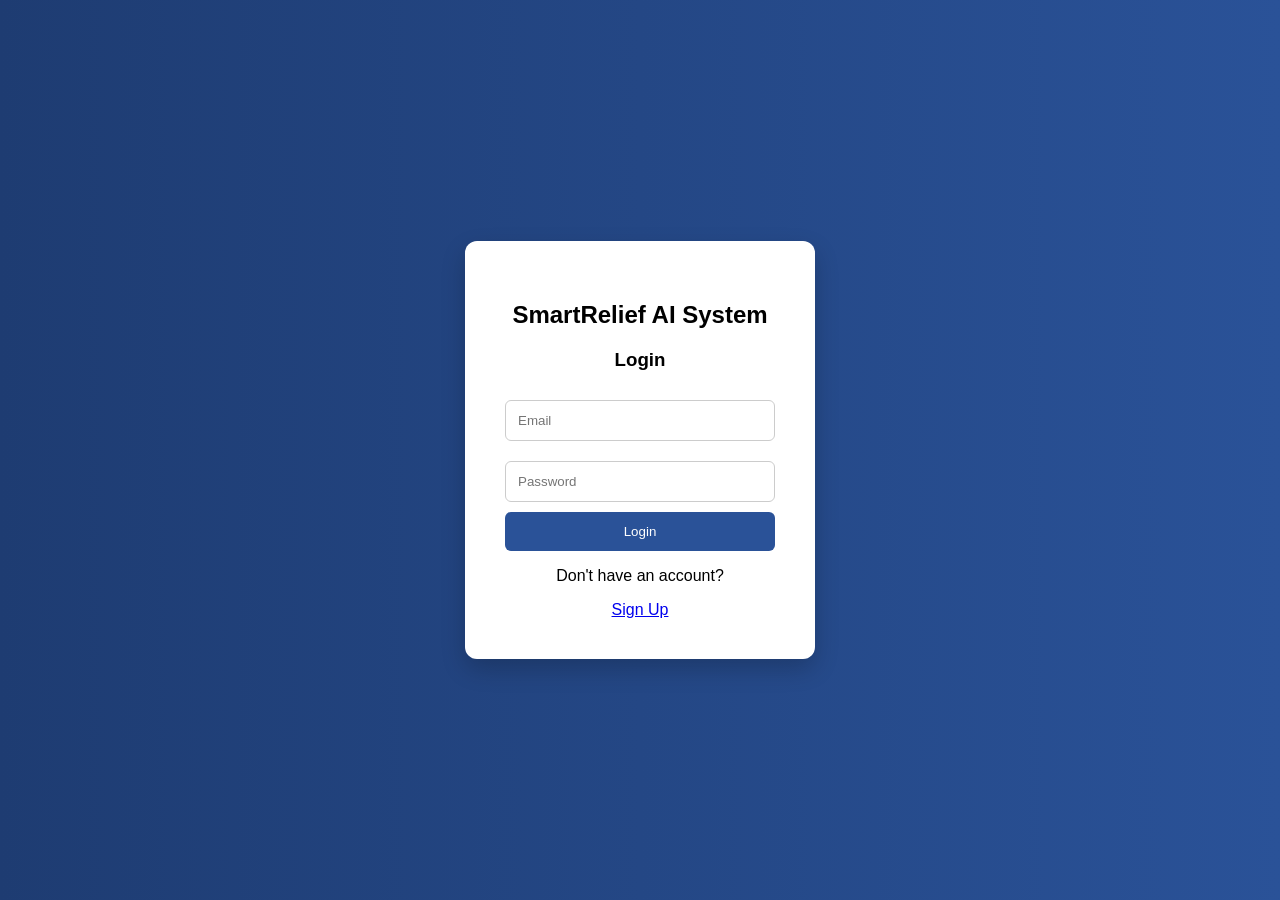
<file: src/main/resources/static/index.html>
<!DOCTYPE html>
<html>
<head>
    <title>SmartRelief Login</title>
    <link rel="stylesheet" href="style.css">
</head>

<body class="auth-page">

<div class="auth-container">

    <h2>SmartRelief AI System</h2>
    <h3>Login</h3>

    <form id="loginForm">
        <input type="email" id="email" placeholder="Email" required>
        <input type="password" id="password" placeholder="Password" required>
        <button type="submit">Login</button>
    </form>

    <p>Don't have an account?</p>
    <a href="signup.html">Sign Up</a>

</div>

<script src="auth.js"></script>
</body>
</html>
</file>
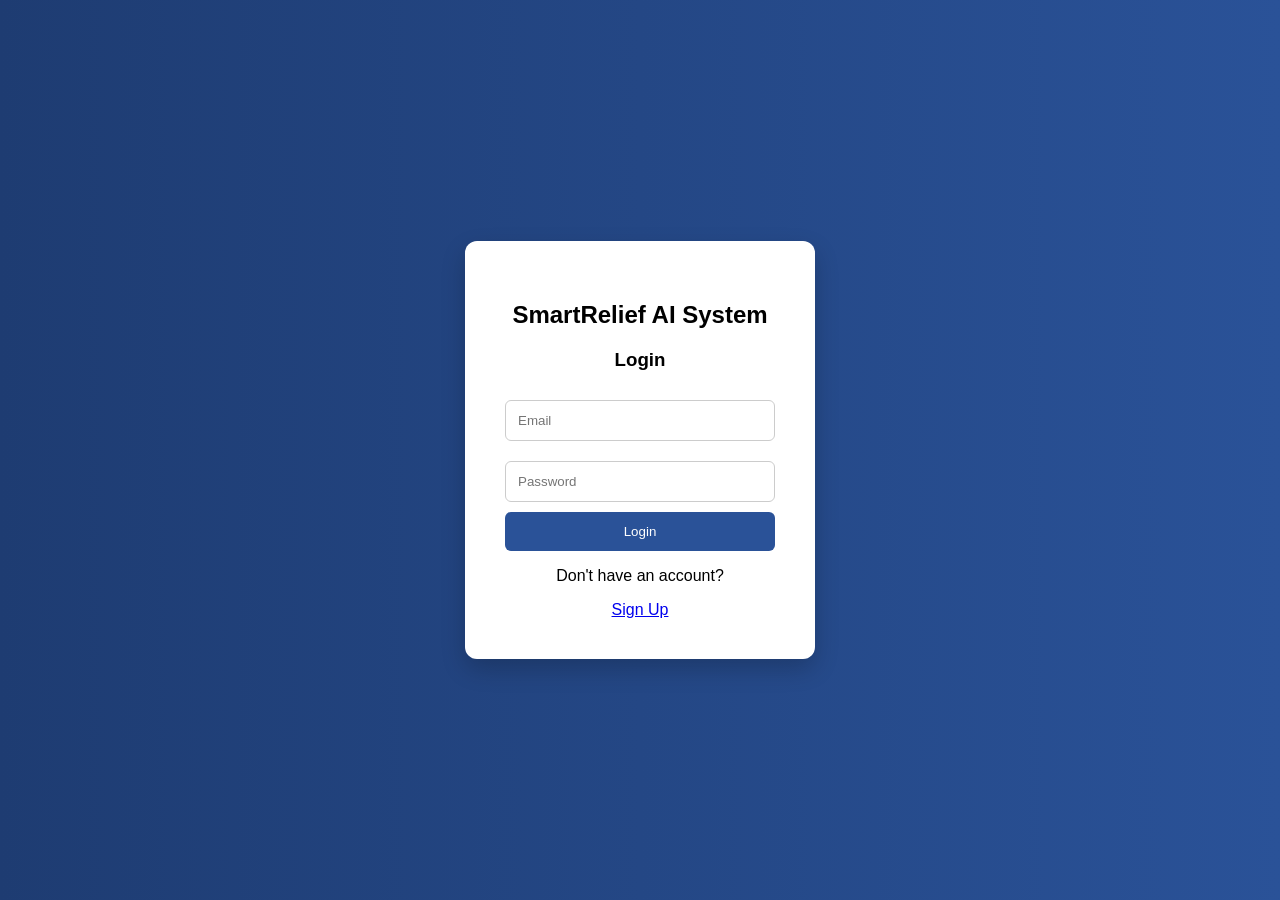
<file: src/main/resources/static/cyclone.html>
<!DOCTYPE html>
<html>
<head>
<title>Cyclone Disaster</title>
<link rel="stylesheet" href="style.css">
<link rel="stylesheet"
	href="https://cdnjs.cloudflare.com/ajax/libs/font-awesome/6.5.0/css/all.min.css">
</head>
<body>

	<div class="topbar">
		<button onclick="toggleSidebar()" class="menu-btn">
			<i class="fas fa-bars"></i>
		</button>
		<h2>Cyclone Disaster Allocation</h2>
	</div>

	<div class="layout">

		<div class="sidebar" id="sidebar">
			<a href="dashboard.html"><i class="fas fa-home"></i> Home</a> <a
				href="flood.html"><i class="fas fa-water"></i> Flood</a> <a
				href="earthquake.html"><i class="fas fa-globe"></i> Earthquake</a> <a
				href="fire.html"><i class="fas fa-fire"></i> Fire</a> <a
				href="cyclone.html"><i class="fas fa-wind"></i> Cyclone</a> <a
				href="reports.html"><i class="fas fa-chart-bar"></i> Reports</a>
		</div>

		<div class="content">

			<div class="welcome-card">
				<h3>Enter Cyclone Details</h3>
				<p>Provide severity and population data for AI-based resource
					allocation.</p>
				<form id="disasterForm">

					<input type="text" id="location" placeholder="Location" required>

					<input type="number" id="population"
						placeholder="Affected Population" required> <input
						type="number" id="severity" placeholder="Severity (1-10)" required>

					<input type="number" id="vulnerable"
						placeholder="Vulnerable Population" required> <input
						type="number" id="damage"
						placeholder="Infrastructure Damage (1-10)" required>

					<button type="submit" class="primary-btn">Run AI
						Allocation</button>

				</form>

			</div>

		</div>
	</div>

	<script src="dashboard.js"></script>
</body>
</html>
</file>
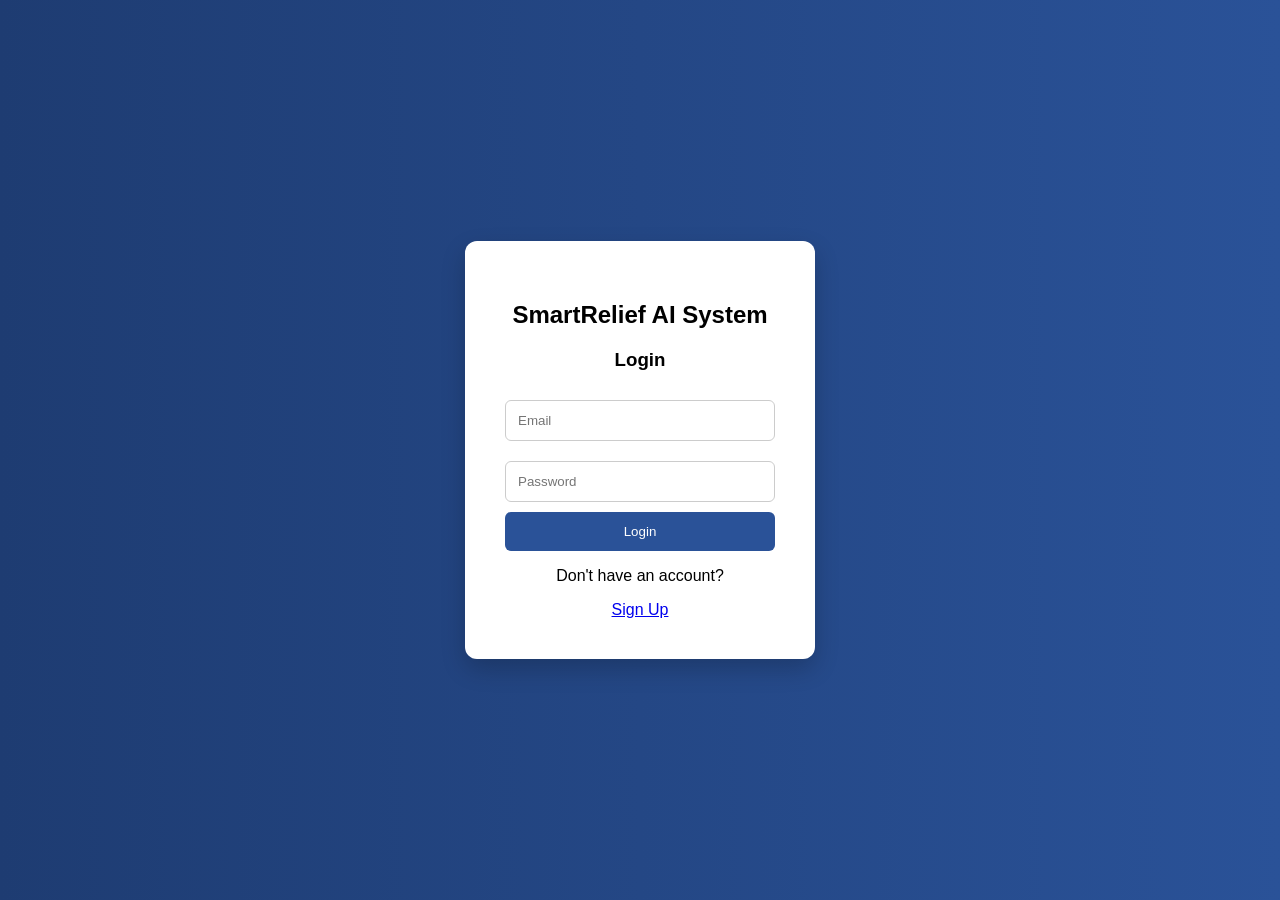
<file: src/main/resources/static/dashboard.html>
<!DOCTYPE html>
<html>
<head>
<title>SmartRelief Dashboard</title>
<link rel="stylesheet" href="style.css">
 <link rel="stylesheet"
	href="https://cdnjs.cloudflare.com/ajax/libs/font-awesome/6.5.0/css/all.min.css">
</head>
<body>

	<!-- ================= TOP NAVBAR ================= -->
	<div class="topbar">

		<!-- Menu Button -->
		<button onclick="toggleSidebar()" class="menu-btn"><i class="fas fa-bars"></i>
</button>

		<!-- Project Name -->
		<h2 class="logo">SmartRelief AI System</h2>

		<!-- Profile Section -->
		<div class="profile">

			<div class="profile-info" onclick="toggleProfile()">
				<span class="profile-icon"><i class="fas fa-user"></i>
</span> <span id="userEmail">Loading...</span>
			</div>

			<!-- Dropdown -->
			<div class="profile-dropdown" id="profileDropdown">
				<p>
					<strong>User Email:</strong>
				</p>
				<p id="profileEmail">Loading...</p>

				<hr>

				<button onclick="logout()">Logout</button>
			</div>

		</div>

	</div>

	<!-- ================= MAIN LAYOUT ================= -->
	<div class="layout">

		<!-- SIDEBAR -->
		<div class="sidebar" id="sidebar">
        <a href="dashboard.html"><i class="fas fa-home"></i> Home</a>
        <a href="flood.html"><i class="fas fa-water"></i> Flood</a>
        <a href="earthquake.html"><i class="fas fa-globe"></i> Earthquake</a>
        <a href="fire.html"><i class="fas fa-fire"></i> Fire</a>
        <a href="cyclone.html"><i class="fas fa-wind"></i> Cyclone</a>
        <a href="reports.html"><i class="fas fa-chart-bar"></i> Reports</a>
    </div>
		<!-- MAIN CONTENT -->
		<div class="content">

			



			<div class="welcome-card">
				<h1>Welcome to SmartRelief</h1>
				<p>AI-based Disaster Resource Allocation System. Select disaster
					type from the menu to begin.</p>
			</div>

		</div>

	</div>

	<script src="dashboard.js"></script>

</body>
</html>
</file>
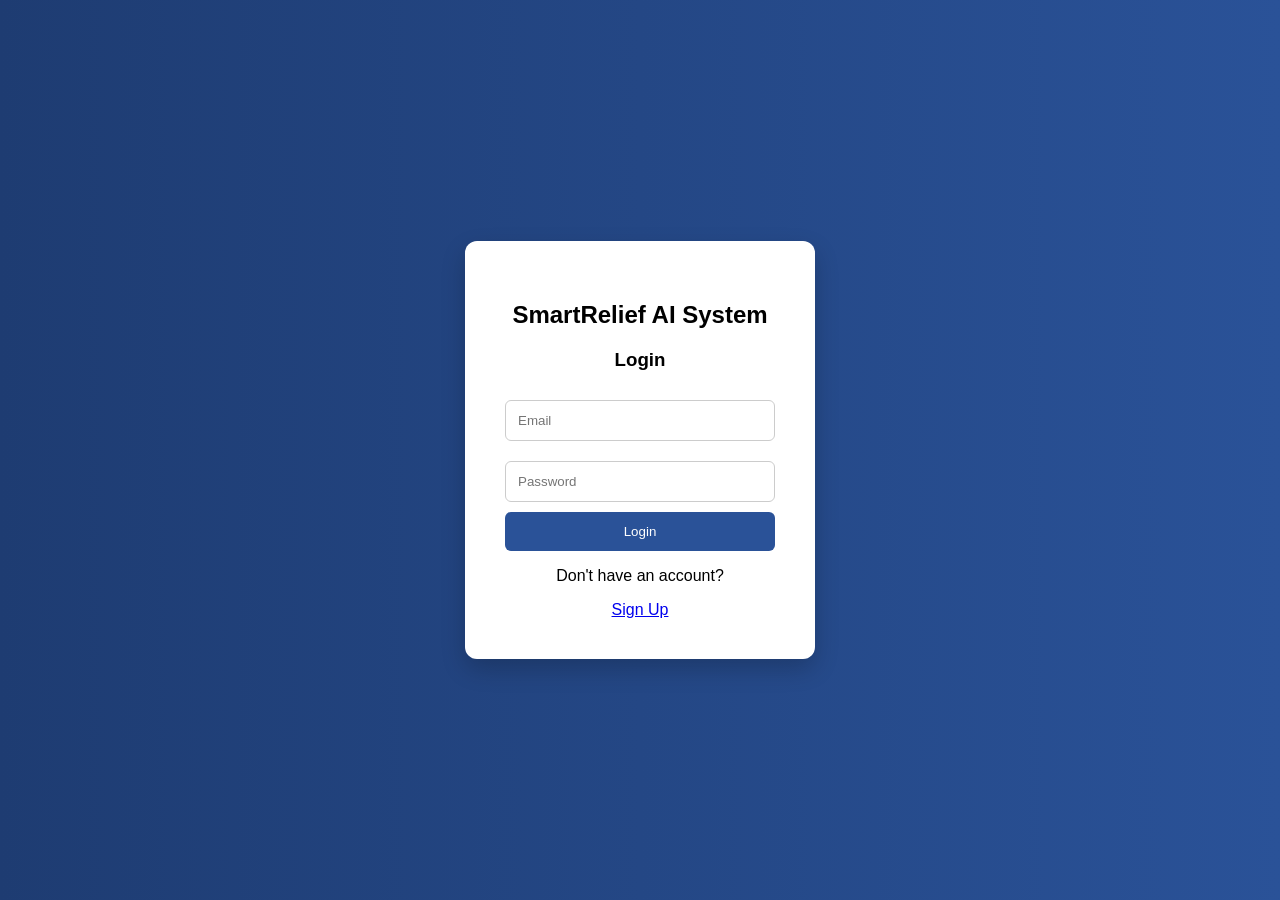
<file: src/main/resources/static/earthquake.html>
<!DOCTYPE html>
<html>
<head>
<title>Earthquake</title>
<link rel="stylesheet" href="style.css">
<link rel="stylesheet"
	href="https://cdnjs.cloudflare.com/ajax/libs/font-awesome/6.5.0/css/all.min.css">
</head>
<body>

	<!-- TOP NAVBAR -->
	<div class="topbar">
		<button onclick="toggleSidebar()" class="menu-btn">
			<i class="fas fa-bars"></i>
		</button>
		<h2>Earthquake Disaster Management</h2>
	</div>

	<div class="layout">

		<!-- SIDEBAR -->
		<div class="sidebar" id="sidebar">
			<a href="dashboard.html"><i class="fas fa-home"></i> Home</a> <a
				href="flood.html"><i class="fas fa-water"></i> Flood</a> <a
				href="earthquake.html"><i class="fas fa-globe"></i> Earthquake</a> <a
				href="fire.html"><i class="fas fa-fire"></i> Fire</a> <a
				href="cyclone.html"><i class="fas fa-wind"></i> Cyclone</a> <a
				href="reports.html"><i class="fas fa-chart-bar"></i> Reports</a>
		</div>

		<!-- CONTENT -->
		<div class="content">

			<!-- Header Card -->


			<!-- FORM CARD -->
			<div class="welcome-card">
				<h3>Enter Earthquake Details</h3>
				<p>Provide severity and population data for AI-based resource
					allocation.</p>
				<form id="disasterForm">

					<input type="text" id="location" placeholder="Earthquake Location"
						required> <input type="number" id="population"
						placeholder="Affected Population" required> <input
						type="number" id="severity" placeholder="Richter Scale (1-10)"
						required> <input type="number" id="vulnerable"
						placeholder="Vulnerable Population" required> <input
						type="number" id="damage"
						placeholder="Infrastructure Damage (1-10)" required>

					<button type="submit" class="primary-btn">Run AI
						Allocation</button>

				</form>

			</div>

			<!-- RESULT CARD -->
			<div class="welcome-card" id="resultSection" style="display: none;">

				<h3>AI Allocation Result</h3>
				<div id="result"></div>

			</div>

		</div>

	</div>

	<script src="dashboard.js"></script>
</body>
</html>
</file>
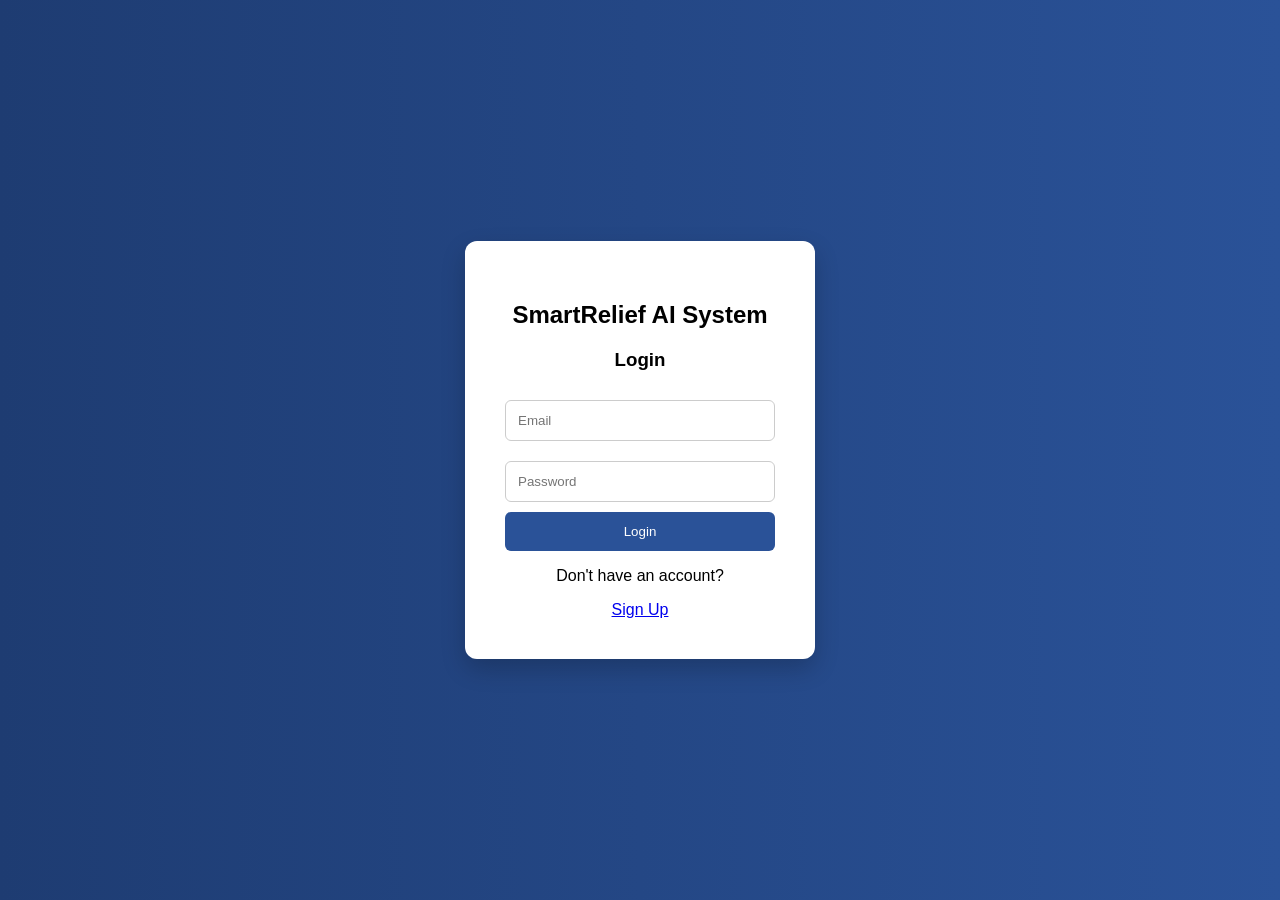
<file: src/main/resources/static/fire.html>
<!DOCTYPE html>
<html>
<head>
<title>Fire</title>
<link rel="stylesheet" href="style.css">
<link rel="stylesheet"
	href="https://cdnjs.cloudflare.com/ajax/libs/font-awesome/6.5.0/css/all.min.css">

</head>
<body>

	<div class="topbar">
		<button onclick="toggleSidebar()" class="menu-btn">
			<i class="fas fa-bars"></i>
		</button>
		<h2>Fire Disaster Management</h2>
	</div>

	<div class="layout">

		<div class="sidebar" id="sidebar">
			<a href="dashboard.html"><i class="fas fa-home"></i> Home</a> <a
				href="flood.html"><i class="fas fa-water"></i> Flood</a> <a
				href="earthquake.html"><i class="fas fa-globe"></i> Earthquake</a> <a
				href="fire.html"><i class="fas fa-fire"></i> Fire</a> <a
				href="cyclone.html"><i class="fas fa-wind"></i> Cyclone</a> <a
				href="reports.html"><i class="fas fa-chart-bar"></i> Reports</a>
		</div>
		<div class="content">

			<!-- 🔥 REAL FIRE ANIMATION -->

			<div class="welcome-card">
				<h3>Enter Fire Disaster Details</h3>
				<p>Provide severity and population data for AI-based resource
					allocation.</p>

				<form id="disasterForm">

					<input type="text" id="location" placeholder="Fire Location"
						required> <input type="number" id="population"
						placeholder="Affected Population" required> <input
						type="number" id="severity" placeholder="Fire Intensity (1-10)"
						required> <input type="number" id="vulnerable"
						placeholder="Vulnerable Population" required> <input
						type="number" id="damage"
						placeholder="Infrastructure Damage (1-10)" required>

					<button type="submit" class="primary-btn">Run AI
						Allocation</button>
				</form>
			</div>

			<div class="welcome-card" id="resultSection" style="display: none;">
				<h3>AI Allocation Result</h3>
				<div id="result"></div>
			</div>

		</div>

	</div>

	<script src="dashboard.js"></script>
</body>
</html>
</file>
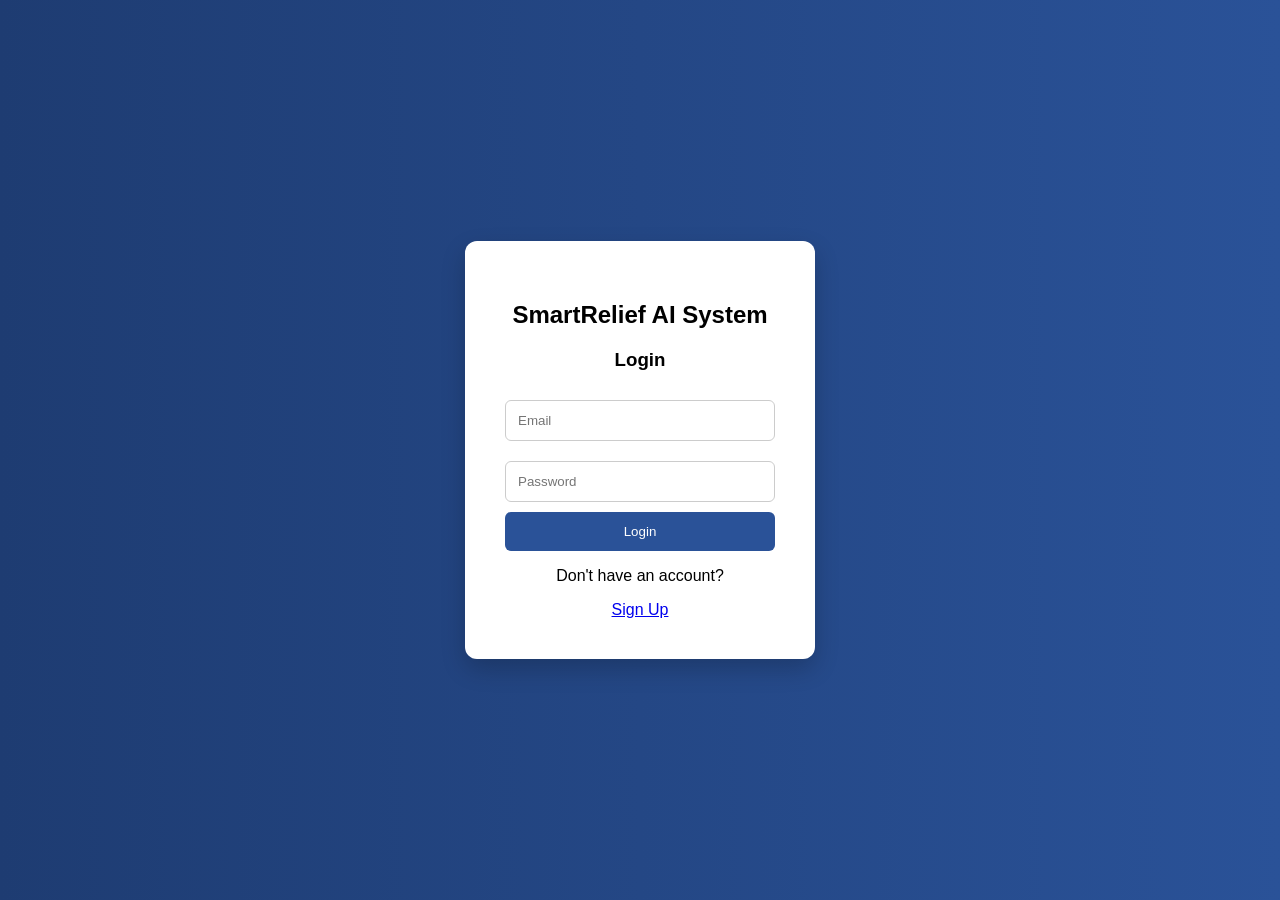
<file: src/main/resources/static/flood.html>
<!DOCTYPE html>
<html>
<head>
<title>Flood Disaster</title>
<link rel="stylesheet" href="style.css">
<link rel="stylesheet"
	href="https://cdnjs.cloudflare.com/ajax/libs/font-awesome/6.5.0/css/all.min.css">
</head>
<body>

	<div class="topbar">
		<button onclick="toggleSidebar()" class="menu-btn">
			<i class="fas fa-bars"></i>
		</button>
		<h2>Flood Disaster Allocation</h2>
	</div>

	<div class="layout">

		<!-- Sidebar -->
		<div class="sidebar" id="sidebar">
			<a href="dashboard.html"><i class="fas fa-home"></i> Home</a> <a
				href="flood.html"><i class="fas fa-water"></i> Flood</a> <a
				href="earthquake.html"><i class="fas fa-globe"></i> Earthquake</a> <a
				href="fire.html"><i class="fas fa-fire"></i> Fire</a> <a
				href="cyclone.html"><i class="fas fa-wind"></i> Cyclone</a> <a
				href="reports.html"><i class="fas fa-chart-bar"></i> Reports</a>
		</div>

		<!-- Content -->
		<div class="content">

			<div class="welcome-card">
				<h3>Enter Flood Disaster Details</h3>
				<p>Provide severity and population data for AI-based resource
					allocation.</p>

				<form id="disasterForm">

					<input type="text" id="location" placeholder="Location" required>

					<input type="number" id="population"
						placeholder="Affected Population" required> <input
						type="number" id="severity" placeholder="Severity (1-10)" required>

					<input type="number" id="vulnerable"
						placeholder="Vulnerable Population" required> <input
						type="number" id="damage"
						placeholder="Infrastructure Damage (1-10)" required>

					<button type="submit" class="primary-btn">Run AI
						Allocation</button>

				</form>

			</div>

			<div class="welcome-card" id="resultSection" style="display: none;">

				<h3>AI Allocation Result</h3>
				<div id="result"></div>

			</div>

		</div>

	</div>

	<script src="dashboard.js"></script>
</body>
</html>
</file>
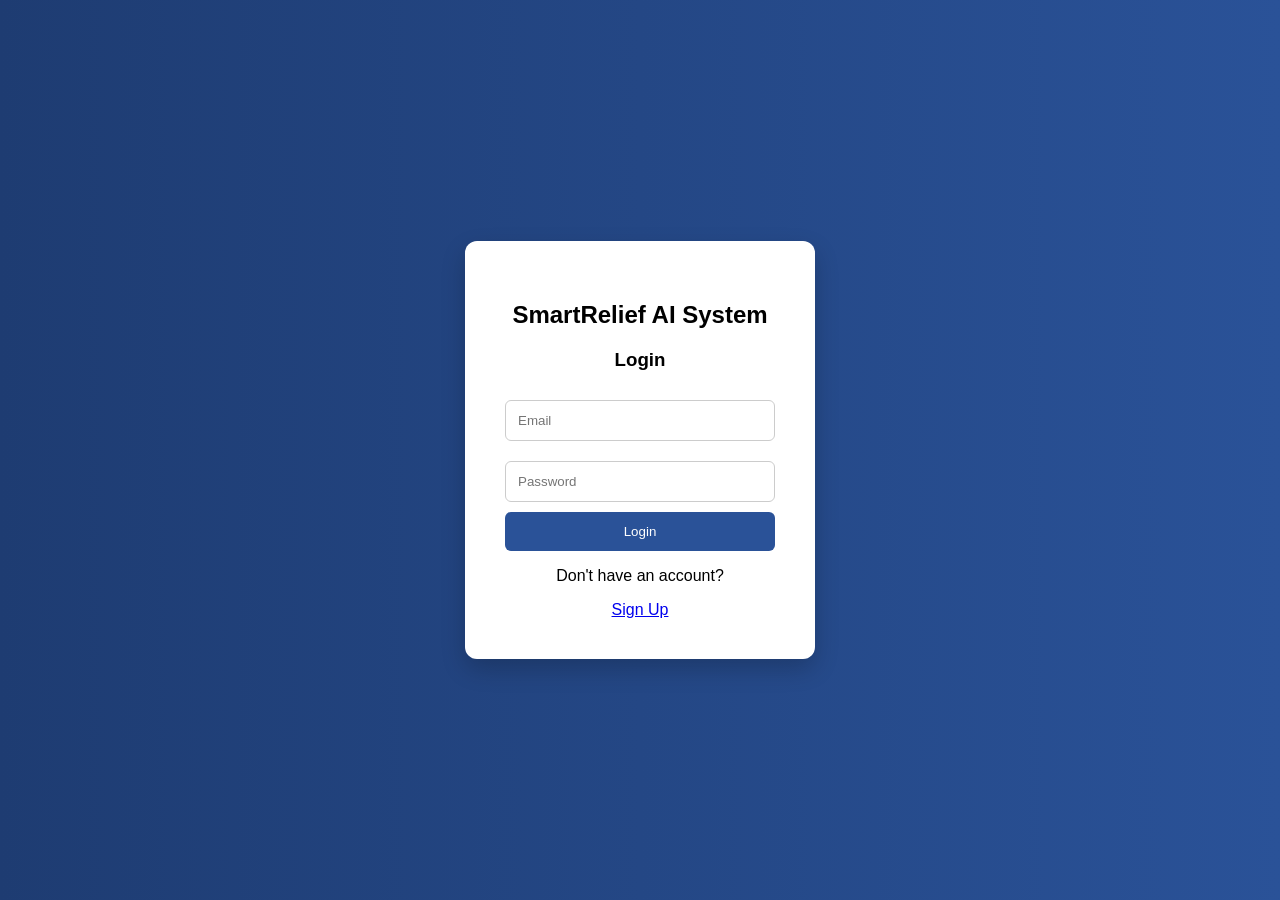
<file: src/main/resources/static/reports.html>
<!DOCTYPE html>
<html>
<head>
<title>Reports</title>
<link rel="stylesheet" href="style.css">
<link rel="stylesheet"
	href="https://cdnjs.cloudflare.com/ajax/libs/font-awesome/6.5.0/css/all.min.css">
</head>
<body>

	<!-- TOP NAVBAR -->
	<div class="topbar">
		<button onclick="toggleSidebar()" class="menu-btn">
			<i class="fas fa-bars"></i>
		</button>
		<h2>Disaster Reports</h2>
	</div>

	<div class="layout">

		<!-- SIDEBAR -->
		<div class="sidebar" id="sidebar">
			<a href="dashboard.html"><i class="fas fa-home"></i> Home</a> <a
				href="flood.html"><i class="fas fa-water"></i> Flood</a> <a
				href="earthquake.html"><i class="fas fa-globe"></i> Earthquake</a> <a
				href="fire.html"><i class="fas fa-fire"></i> Fire</a> <a
				href="cyclone.html"><i class="fas fa-wind"></i> Cyclone</a> <a
				href="reports.html"><i class="fas fa-chart-bar"></i> Reports</a>
		</div>

		<!-- CONTENT -->
		<div class="content">

			<div class="welcome-card">
				<h3>All Disaster Reports</h3>
				<p>AI-generated allocation history</p>
			</div>

			<div class="welcome-card">
				<div style="overflow-x: auto;">
					<table id="reportsTable" border="1" width="100%">
						<thead>
							<tr>
								<th>ID</th>
								<th>Location</th>
								<th>Type</th>
								<th>Population</th>
								<th>Severity</th>
								<th>Vulnerable</th>
								<th>Damage</th>
								<th>Priority</th>
								<th>Score</th>
								<th>Food</th>
								<th>Medical</th>
								<th>Rescue</th>
								<th>Shelters</th>
								<th>Created At</th>
							</tr>
						</thead>
						<tbody id="reportBody">
						</tbody>
					</table>
				</div>
			</div>

			<!-- Pagination INSIDE content -->
			<div style="margin-top: 20px; text-align: center;">
				<button onclick="prevPage()">Previous</button>
				<span id="pageInfo"></span>
				<button onclick="nextPage()">Next</button>
			</div>

		</div>
	</div>

	<script src="report.js"></script>
	<script src="dashboard.js"></script>

</body>
</html>
</file>
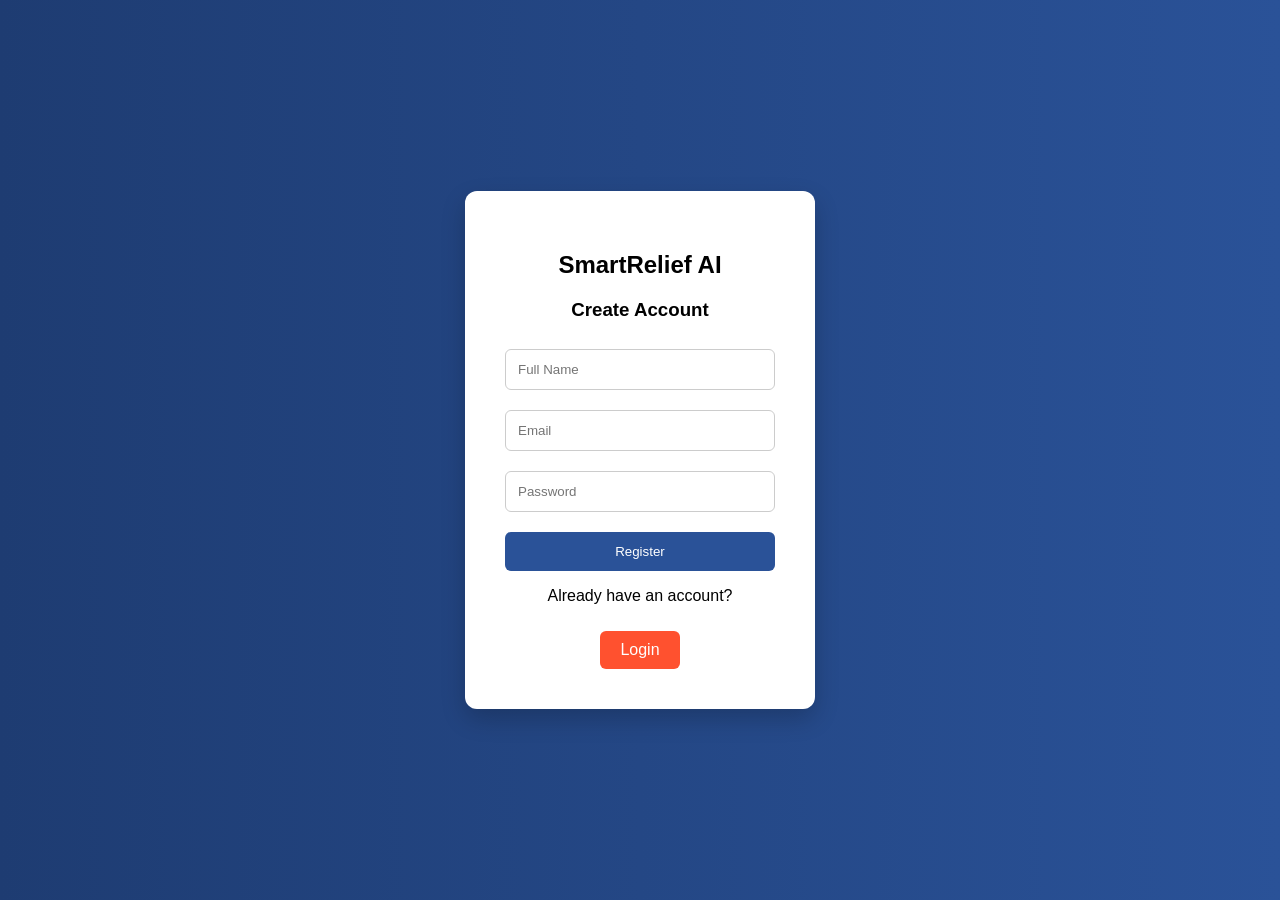
<file: src/main/resources/static/signup.html>
<!DOCTYPE html>
<html>
<head>
    <title>SmartRelief Signup</title>
    <link rel="stylesheet" href="style.css">
</head>

<body class="auth-page">

<div class="auth-container">

    <h2>SmartRelief AI</h2>
    <h3>Create Account</h3>

    <form id="signupForm">
        <input type="text" id="name" placeholder="Full Name" required>
        <input type="email" id="signupEmail" placeholder="Email" required>
        <input type="password" id="signupPassword" placeholder="Password" required>

        <button type="submit" class="primary-btn">Register</button>
    </form>

    <p>Already have an account?</p>
    <a href="login.html" class="secondary-btn">Login</a>

</div>

<script src="auth.js"></script>
</body>
</html>
</file>
<file: src/main/resources/static/style.css>
/* ================= GLOBAL ================= */

/* ================= GLOBAL ================= */

html, body {
    margin: 0;
    padding: 0;
    font-family: Arial, sans-serif;
    background: #f4f6f9;
}

/* ================= AUTH PAGE ================= */

.auth-page {
    background: linear-gradient(to right, #1e3c72, #2a5298);
    height: 100vh;
    width: 100vw;
    display: flex;
    justify-content: center;
    align-items: center;
}

.auth-container {
    background: white;
    padding: 40px;
    width: 350px;
    border-radius: 12px;
    box-shadow: 0 10px 25px rgba(0,0,0,0.2);
    text-align: center;
}

.auth-container input {
    width: 100%;
    padding: 12px;
    margin: 10px 0;
    border-radius: 6px;
    border: 1px solid #ccc;
}

.auth-container button {
    width: 100%;
    padding: 12px;
    background: #2a5298;
    color: white;
    border: none;
    border-radius: 6px;
    cursor: pointer;
}

.auth-container button:hover {
    background: #1e3c72;
}

/* ================= TOPBAR ================= */

.topbar {
    height: 60px;
    background: linear-gradient(90deg, #1e3c72, #2a5298);
    color: white;
    display: flex;
    align-items: center;
    justify-content: space-between;
    padding: 0 20px;
}

.menu-btn {
    font-size: 22px;
    background: none;
    border: none;
    color: white;
    cursor: pointer;
}

/* ================= LAYOUT ================= */

.layout {
    display: flex;
}

.sidebar {
    width: 220px;
    background: #2a5298;
    min-height: calc(100vh - 60px);
    padding-top: 20px;
    transition: 0.3s;
}

.sidebar a {
    display: block;
    padding: 12px 20px;
    color: white;
    text-decoration: none;
}

.sidebar a:hover {
    background: rgba(255,255,255,0.2);
}

.sidebar.hidden {
    width: 0;
    overflow: hidden;
}

.content {
    flex: 1;
    padding: 30px;
}

/* ================= CARDS ================= */

.welcome-card {
    background: white;
    padding: 30px;
    border-radius: 10px;
    box-shadow: 0 4px 15px rgba(0,0,0,0.1);
    margin-bottom: 20px;
}

/* ================= LANDING PAGE ================= */

.landing-container {
    text-align: center;
    padding: 60px 20px;
}

.tagline {
    font-size: 20px;
    margin: 10px 0;
    color: #2a5298;
    font-weight: bold;
}

.description {
    max-width: 600px;
    margin: 0 auto 40px;
    color: #555;
}

.entry-section {
    display: flex;
    justify-content: center;
    gap: 30px;
    flex-wrap: wrap;
}

.entry-card {
    background: white;
    padding: 25px;
    width: 280px;
    border-radius: 10px;
    box-shadow: 0 4px 15px rgba(0,0,0,0.1);
}

.primary-btn {
    display: inline-block;
    margin-top: 10px;
    padding: 10px 20px;
    background: #2a5298;
    color: white;
    text-decoration: none;
    border-radius: 6px;
}

.secondary-btn {
    display: inline-block;
    margin-top: 10px;
    padding: 10px 20px;
    background: #ff512f;
    color: white;
    text-decoration: none;
    border-radius: 6px;
}

/* ================= TABLE ================= */

table {
    width: 100%;
    border-collapse: collapse;
}

th {
    background: #2a5298;
    color: white;
}

th, td {
    padding: 10px;
    text-align: center;
    border-bottom: 1px solid #ddd;
}

tr:hover {
    background: #f1f1f1;
}

/* ================= PRIORITY COLORS ================= */

.critical {
    color: red;
    font-weight: bold;
}

.high {
    color: orange;
    font-weight: bold;
}

.moderate {
    color: green;
    font-weight: bold;
}
/* ================= PROFILE DROPDOWN ================= */

.profile-dropdown {
    display: none;
    position: absolute;
    right: 0;
    top: 60px;
    width: 250px;
    background: white;
    padding: 20px;
    border-radius: 12px;
    box-shadow: 0 15px 35px rgba(0, 0, 0, 0.2);
    z-index: 1000;
    animation: fadeIn 0.3s ease-in-out;
}

.profile-dropdown p {
    margin: 5px 0;
    font-size: 14px;
    color: #333;
}

.profile-dropdown strong {
    color: #2a5298;
}

.profile-dropdown hr {
    border: none;
    height: 1px;
    background: #ddd;
    margin: 15px 0;
}

/* Logout Button */
.profile-dropdown button {
    width: 100%;
    padding: 10px;
    background: linear-gradient(45deg, #ff512f, #dd2476);
    color: white;
    border: none;
    border-radius: 8px;
    font-weight: bold;
    cursor: pointer;
    transition: 0.3s;
}

.profile-dropdown button:hover {
    transform: scale(1.03);
    opacity: 0.95;
}

/* Smooth animation */
@keyframes fadeIn {
    from {
        opacity: 0;
        transform: translateY(-10px);
    }
    to {
        opacity: 1;
        transform: translateY(0);
    }
}
.table-wrapper {
    overflow-x: auto;
    width: 100%;
}

table {
    min-width: 1200px;   /* ensures layout stability */
}
.layout {
    display: flex;
    width: 100%;
}

.content {
    flex: 1;
    padding: 30px;
    overflow-x: hidden;
}
th, td {
    white-space: nowrap;
}
* {
    box-sizing: border-box;
}


/* ================= RESPONSIVE ================= */

@media (max-width: 768px) {

    .sidebar {
        position: absolute;
        z-index: 999;
        height: 100%;
    }

    .content {
        padding: 20px;
    }
}
</file>
